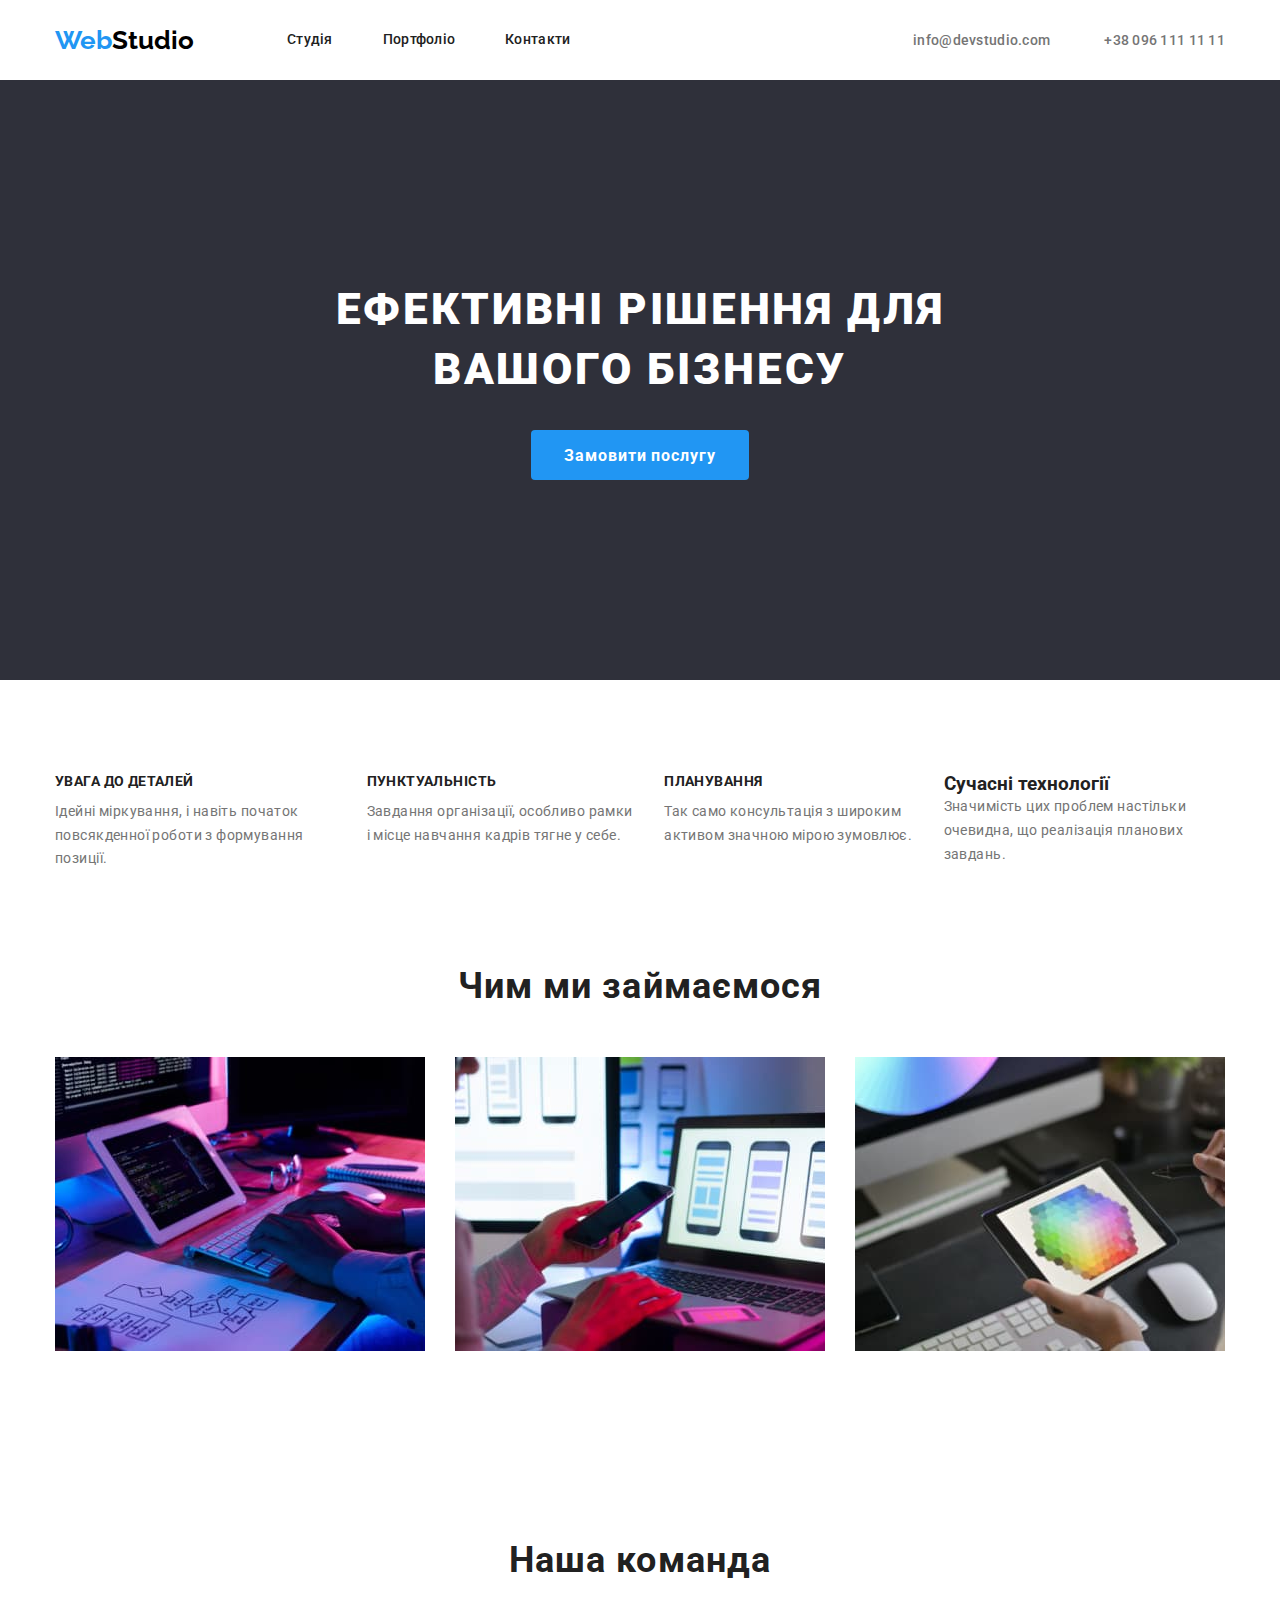
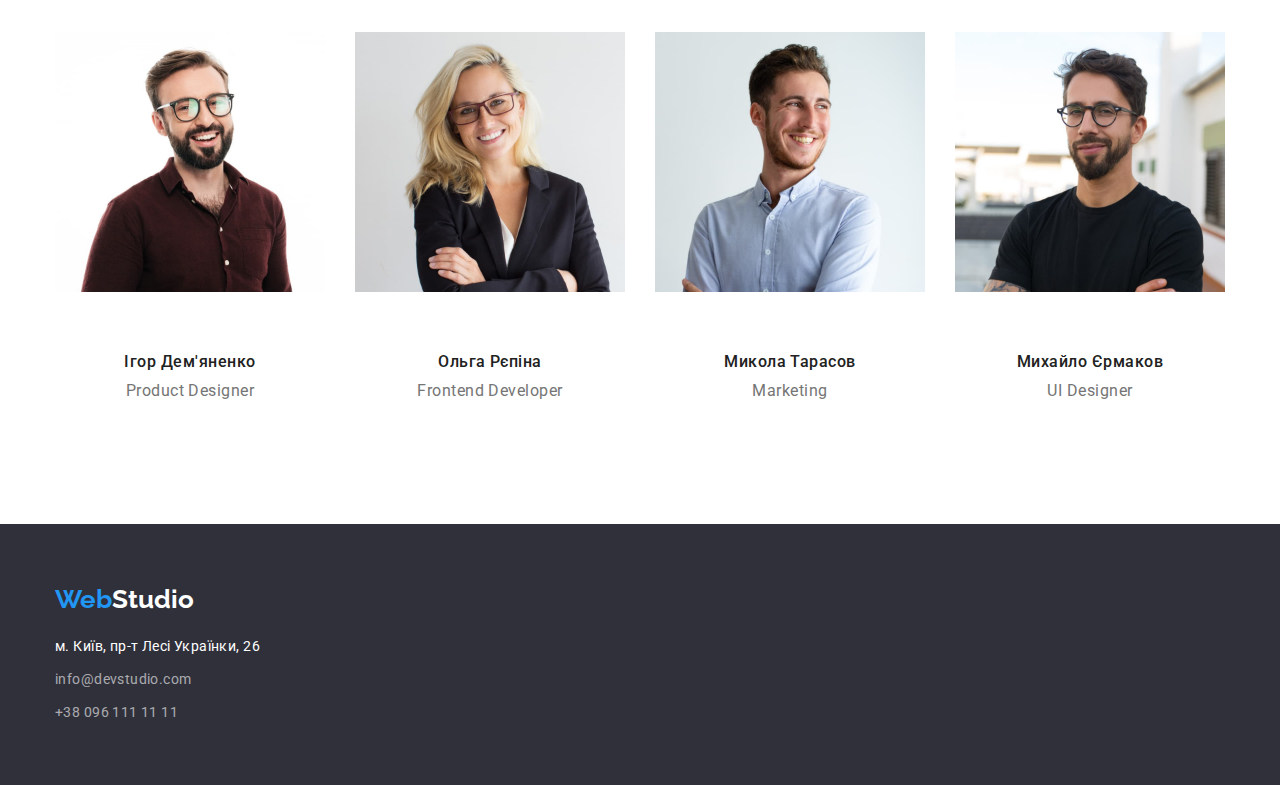
<file: index.html>
<!DOCTYPE html>
<html lang="en">
<head>
    <meta charset="UTF-8">
    <meta http-equiv="X-UA-Compatible" content="IE=edge">
    <meta name="viewport" content="width=device-width, initial-scale=1.0">
    <title>Document</title>
    <link href="https://fonts.googleapis.com/css2?family=Raleway:wght@700&family=Roboto:wght@400;500;700;900&display=swap" rel="stylesheet">
    <link
    rel="stylesheet"
    href="https://cdnjs.cloudflare.com/ajax/libs/modern-normalize/1.0.0/modern-normalize.min.css"
    />
    <link rel="stylesheet" href="./css/style.css">   
</head>
<body>
    <header class="header">
        <div class="container header-nav">
            <nav class="main-nav">
                <a class="logo" href="/">
                    Web<span>Studio</span>
                </a>
            
                <ul class="site-nav list">
                    <li class="item">
                        <a class="link" href="./index.html" class="link">Студія</a>
                    </li>
                    <li class="item">
                        <a class="link" href="./portfolio.html" class="link">Портфоліо</a>
                    </li>
                    <li class="item">
                        <a class="link" href="" class="link">Контакти</a>
                    </li>
                </ul>
            </nav>
            <div class="contact-nav">
                <a href="mailto:info@devstudio.com" class="contact">info@devstudio.com</a>
                <a href="tel:+380961111111" class="contact">+38 096 111 11 11</a>       
            </div>
       </div>
        </header>
    <main>
        <!-- Section hero -->
        <section class="hero section">
            <div class="container">
                <h1 class="hero-title">Ефективні рішення для <br /> вашого бізнесу </h1>
                <button type="button" class="hero-btn">Замовити послугу</button>
            </div>
        </section>

        <!-- Section features -->
        <section class="features section">
             <div class="container">
                <h2 class="features-title title">Особливості</h2>
                <ul class="features-list list">
                    <li class="item">
                        <h3 class="features-list-title">Увага до деталей</h3>
                        <p class="features-list-text">Ідейні міркування, і навіть початок повсякденної роботи з формування позиції.</p>
                    </li>
                    <li class="item">
                        <h3 class="features-list-title">Пунктуальність</h3>
                        <p class="features-list-text">Завдання організації, особливо рамки і місце навчання кадрів тягне у себе.</p>
                    <li class="item">
                        <h3 class="features-list-title">Планування</h3>
                        <p class="features-list-text">Так само консультація з широким активом значною мірою зумовлює.</p>
                    </li>
                    <li class="item">
                        <h3>Сучасні технології</h3>
                        <p class="features-list-text">Значимість цих проблем настільки очевидна, що реалізація планових завдань.</p>
                    </li>
                </ul>
            </div>
        </section>       
        <!-- Section working process -->
        <section class="process section">
            <div class="container">
                <h2 class="title">Чим ми займаємося</h2>
                <ul class="process-list list">
                    <li class="item"><img src="./images/working-process-1.jpg" alt="Изображение с рабочим процессом" width="370"></li>
                    <li class="item"><img src="./images/working-process-2.jpg" alt="Изображение с рабочим процессом" width="370"></li>
                    <li class="item"><img src="./images/working-process-3.jpg" alt="Изображение с рабочим процессом" width="370"></li>
                </ul>
            </div>
        </section>

        <!-- Section our team -->
        <section class="team section">
            <div class="container">
                <h2 class="title">Наша команда</h2>
                <ul class="team-member-list list">
                    <li class="item">
                        <img src="./images/team-member-1.jpg" alt="Фото члена команды" width="270">
                        <div class="team-members">
                            <h3 class="team-member-name">Ігор Дем'яненко</h3>
                            <span class="team-member-position">Product Designer</span>
                        </div>
                    </li>
                    <li class="item">
                        <img src="./images/team-member-2.jpg" alt="Фото члена команды" width="270">
                        <div class="team-members">
                            <h3 class="team-member-name">Ольга Рєпіна</h3>
                            <span class="team-member-position">Frontend Developer</span>
                        </div>
                    </li>
                    <li class="item">
                        <img src="./images/team-member-3.jpg" alt="Фото члена команды" width="270">
                        <div class="team-members">
                            <h3 class="team-member-name">Микола Тарасов</h3>
                            <span class="team-member-position">Marketing</span>
                        </div>
                    </li>
                    <li class="item">
                        <img src="./images/team-member-4.jpg" alt="Фото члена команды" width="270">
                        <div class="team-members">
                            <h3 class="team-member-name">Михайло Єрмаков</h3>
                            <span class="team-member-position">UI Designer</span>
                        </div>
                    </li>
                </ul>
            </div>  
        </section>      
    </main>
    <footer class="footer">
        <div class="container">
            <a href="/" class="logo">
                Web<span>Studio</span> 
             </a>
             <address class="adress">
                 <p >м. Київ, пр-т Лесі Українки, 26</p>
                 <a href="mailto:info@devstudio.com" class="footer-contact">info@devstudio.com</a>
                 <a href="tel:+380961111111" class="footer-contact">+38 096 111 11 11</a>
             </address>
        </div>    
    </footer>
</body>
</html>
</file>
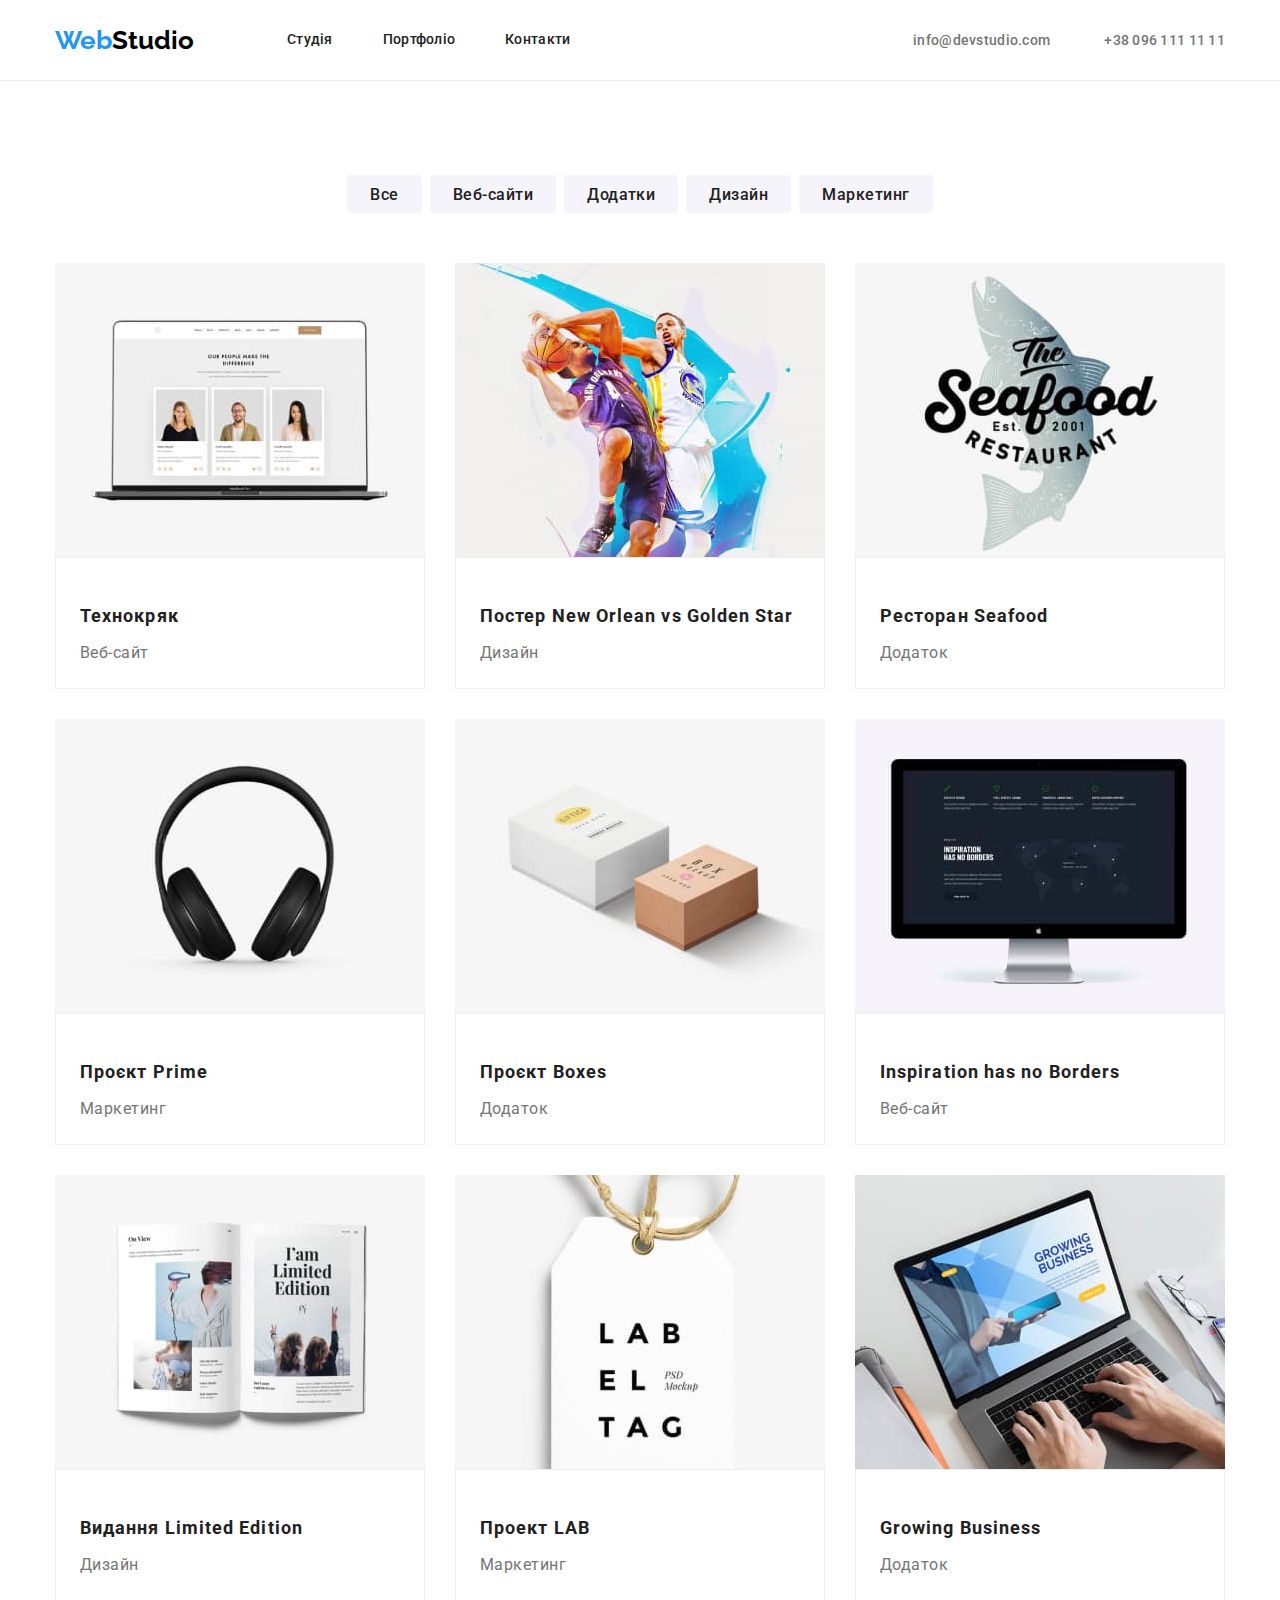
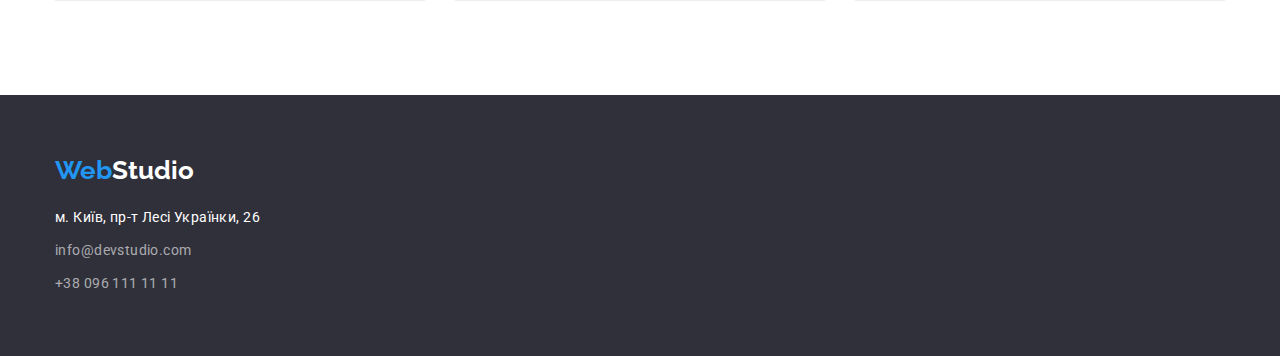
<file: portfolio.html>
<!DOCTYPE html>
<html lang="en">
<head>
    <meta charset="UTF-8">
    <meta http-equiv="X-UA-Compatible" content="IE=edge">
    <meta name="viewport" content="width=device-width, initial-scale=1.0">
    <title>Document</title>
    <link href="https://fonts.googleapis.com/css2?family=Raleway:wght@700&family=Roboto:wght@400;500;700;900&display=swap" rel="stylesheet">
    <link
    rel="stylesheet"
    href="https://cdnjs.cloudflare.com/ajax/libs/modern-normalize/1.0.0/modern-normalize.min.css"
    />
    <link rel="stylesheet" href="./css/style.css">
</head>
<body>
    <header class="header portfolio-header">
        <div class="container header-nav">
            <nav class="main-nav">
                <a class="logo" href="/">
                    Web<span>Studio</span>
                </a>
            
                <ul class="site-nav list">
                    <li class="item">
                        <a class="link" href="./index.html" class="link">Студія</a>
                    </li>
                    <li class="item">
                        <a class="link" href="./portfolio.html" class="link">Портфоліо</a>
                    </li>
                    <li class="item">
                        <a class="link" href="" class="link">Контакти</a>
                    </li>
                </ul>
            </nav>
            <div class="contact-nav">
                <a class="contact" href="mailto:info@devstudio.com">info@devstudio.com</a>
                <a class="contact" href="tel:+380961111111">+38 096 111 11 11</a>       
            </div>
       </div>
        </header>
    <main>
        <section class="portfolio section">
            <div class="container">
                <ul class="filters list">
                    <li class="item"><button type="button" class="btn">Все</button></li>
                    <li class="item"><button type="button" class="btn">Веб-сайти</button></li>
                    <li class="item"><button type="button" class="btn">Додатки</button></li>
                    <li class="item"><button type="button" class="btn">Дизайн</button></li>
                    <li class="item"><button type="button" class="btn">Маркетинг</button></li>
                </ul>
                <ul class="gallery list">
                    <li class="gallery-item">
                        <img src="./images/gallery-1.jpg" alt="Приклад проекту" width="370">
                        <div class="gallery-text">
                            <h2 class="gallery-item-title">Технокряк</h2>
                            <span class="gallery-item-project">Веб-сайт</span>
                        </div>
                    </li>
                    <li class="gallery-item">
                        <img src="./images/gallery-2.jpg" alt="Приклад проекту" width="370">
                        <div class="gallery-text">
                            <h2 class="gallery-item-title">Постер New Orlean vs Golden Star</h2>
                            <span class="gallery-item-project">Дизайн</span>
                        </div>
                    </li>
                    <li class="gallery-item">
                        <img src="./images/gallery-3.jpg" alt="Приклад проекту" width="370">
                        <div class="gallery-text">
                            <h2 class="gallery-item-title">Ресторан Seafood</h2>
                            <span class="gallery-item-project">Додаток</span>
                        </div>
                    </li>
                    <li class="gallery-item">
                        <img src="./images/gallery-4.jpg" alt="Приклад проекту" width="370">
                        <div class="gallery-text">
                            <h2 class="gallery-item-title">Проєкт Prime</h2>
                            <span class="gallery-item-project">Маркетинг</span>
                        </div>
                    </li>
                    <li class="gallery-item">
                        <img src="./images/gallery-5.jpg" alt="Приклад проекту" width="370">
                        <div class="gallery-text">
                            <h2 class="gallery-item-title">Проєкт Boxes</h2>
                            <span class="gallery-item-project">Додаток</span>
                        </div>
                    </li>
                    <li class="gallery-item">
                        <img src="./images/gallery-6.jpg" alt="Приклад проекту" width="370">
                        <div class="gallery-text">
                            <h2 class="gallery-item-title">Inspiration has no Borders</h2>
                            <span class="gallery-item-project">Веб-сайт</span>
                        </div>
                    </li>
                    <li class="gallery-item">
                        <img src="./images/gallery-7.jpg" alt="Приклад проекту" width="370">
                        <div class="gallery-text">
                            <h2 class="gallery-item-title">Видання Limited Edition</h2>
                            <span class="gallery-item-project">Дизайн</span>
                        </div>
                    </li>
                    <li class="gallery-item">
                        <img src="./images/gallery-8.jpg" alt="Приклад проекту" width="370">
                        <div class="gallery-text">
                            <h2 class="gallery-item-title">Проект LAB</h2>
                            <span class="gallery-item-project">Маркетинг</span>
                        </div>
                    </li>
                    <li class="gallery-item">
                        <img src="./images/gallery-9.jpg" alt="Приклад проекту" width="370">
                        <div class="gallery-text">
                            <h2 class="gallery-item-title">Growing Business</h2>
                            <span class="gallery-item-project">Додаток</span>
                        </div>
                    </li>
                </ul>
            </div>  
        </section>
    </main>

<!-- Footer section  -->

<footer class="footer">
    <div class="container">
        <a href="/" class="logo">
            Web<span>Studio</span> 
         </a>
         <address class="adress">
             <p >м. Київ, пр-т Лесі Українки, 26</p>
             <a href="mailto:info@devstudio.com" class="footer-contact">info@devstudio.com</a>
             <a href="tel:+380961111111" class="footer-contact">+38 096 111 11 11</a>
         </address>
    </div>    
</footer>
</body>
</html>
</file>
<file: css/style.css>
html {
    box-sizing: border-box;
}

*,
*::before,
*::after {
    box-sizing: inherit;
}

:root {
    --primary-text-color: #212121;
    --secondary-text-color: #757575;
    --accent--color: #2196F3;
}

h1, 
h2,
h3,
h5,
h5,
h6,
p {
    margin-top: 0;
    margin-bottom: 0;
}

body {
    font-family: 'Roboto', sans-serif;
    color: var(--primary-text-color);
}

img {
    display: block;
    max-width: 100%;
    height: auto;
  }
  
.container {
    width: 1200px;
    margin: 0 auto;
    padding-left: 15px;
    padding-right: 15px;
}

.title {
    font-weight: 700;
    font-size: 36px;
    line-height: 1.17;
    text-align: center;
    letter-spacing: 0.03em;
    margin-bottom: 50px;
}

.section {
    padding-top: 94px;
    padding-bottom: 94px;
}


/* Logo */

.logo {
    font-family: 'Raleway', sans-serif;
    font-weight: 700;
    font-size: 26px;
    line-height: 1.19;
    text-decoration: none;

    color: var(--accent--color);
}

.logo span {
    
    color:#000000;
}

/* Site nav */

.list {
    padding: 0;
    margin: 0;
    list-style: none;
}

.site-nav .link {
    font-weight: 500;
    font-size: 14px;
    line-height: 1.14;
    letter-spacing: 0.02em;
    text-decoration: none;
    color: #212121;
}

.site-nav .link:hover, 
.site-nav .link:active {
    color: var(--accent--color);
}

/* Contacts */
.contact {
    font-weight: 500;
    font-style: normal;
    font-size: 14px;
    line-height: 1.14;
    letter-spacing: 0.02em;
    text-decoration: none;

    color: var(--secondary-text-color);
}

.contact:hover,
.contact:active {
    color: var(--accent--color);
}

/* css for index.html */

.list .item:not(:last-child) {
    margin-right: 30px;
}

.header {
    display: flex;
    align-items: center;
    justify-content: space-between;
}

.header-nav {
    display: flex;
    align-items: center;
}

.contact-nav .contact:not(:first-child){
    margin-left: 50px;
}

.contact-nav {
    margin-left: auto;
}

.main-nav {
    display: flex;
    align-items: center;
}

.main-nav .logo {
    margin-right: 93px;
}

.site-nav {
    display: flex;
}
 
.site-nav .item:not(:last-child) {
    margin-right: 50px;
}


.site-nav .link {
    display: block;
    padding: 32px 0px;
}

/* Section hero */

.hero {
    background-color: #2F303A;
    padding-top: 200px;
    padding-bottom: 200px;
    text-align: center;

}


.hero-title {
    margin: 0 auto;
    margin-bottom: 30px;
    font-weight: 900;
    font-size: 44px;
    line-height: 1.36;
    text-align: center;
    letter-spacing: 0.06em;
    text-transform: uppercase;

    color: #FFFFFF;
}

.hero-btn {
    display: inline-block;
    min-width: 216px;
    height: 50px;
    padding: 10px 32px;
    border: 1px solid transparent;
    border-radius: 4px;

    font-weight: 700;
    font-size: 16px;
    line-height: 1.88;
    align-items: center;
    text-align: center;
    letter-spacing: 0.06em;

    color: #FFFFFF;
    background-color: var(--accent--color);

    cursor: pointer;
}

/* Features section */

.features-title {
    display: none;
}

.features-list {
    display: flex;
}

.features-list-title {
    font-weight: 700;
    font-size: 14px;
    line-height: 1.14;
    letter-spacing: 0.03em;
    text-transform: uppercase;
    margin-bottom: 10px;
}

.features-list-text {
    font-size: 14px;
    line-height: 1.71;
    letter-spacing: 0.03em;

    color: var(--secondary-text-color);
}

/* Section working process */

.process {
    padding-top: 0;
}

.process-list {
    display: flex;
} 

/* Team section */

.team-member-list {
    display: flex;
}

.team-members{
    padding-top: 30px;
    padding-bottom: 30px;
    text-align: center;
}

.team-member-name {
    margin-top: 30px;
    margin-bottom: 10px;
    
    font-weight: 500;
    font-size: 16px;
    line-height: 1.19;
    letter-spacing: 0.03em;
}

.team-member-position {
    font-size: 16px;
    line-height: 1.19;
    letter-spacing: 0.03em;

    color: var(--secondary-text-color);
}

/* Footer section */

footer {
    background-color: #2F303A;
    padding-top: 60px;
    padding-bottom: 60px;
}

.adress p {
    margin-top: 20px;

    font-size: 14px;
    font-style: normal;
    line-height: 1.71;
    letter-spacing: 0.03em;

    color: #FFFFFF;
}

.adress .footer-contact  {
    margin-top: 9px;
}

.footer-contact {
    display: block;
    font-size: 14px;
    font-style: normal;
    line-height: 1.71;
    letter-spacing: 0.03em;
    text-decoration: none;

    color: rgba(255, 255, 255, 0.6);
}

.footer .logo span {
    color: #FFFFFF;
}

/* CSS for portfolio.html */

.portfolio-header {
    border-bottom: 1px solid #ECECEC;
}

.btn {
    display: inline-block;
    height: 38px;
    padding: 6px 22px;
    border: 1px solid transparent;
    border-radius: 4px;

    font-family: inherit;
    font-weight: 500;
    font-size: 16px;
    line-height: 1.62;
    text-align: center;
    letter-spacing: 0.03em;

    color: inherit;
    background: #F5F4FA;
    border-radius: 4px;
    cursor: pointer;
}

.btn:hover,
.btn:active {
    color: #FFFFFF;
    background: var(--accent--color);
}

.filters {
    display: flex;
    justify-content: center;

    margin-bottom: 50px;
}

.filters .item:not(:last-child) {
    margin-right: 8px;
}

.gallery {
    display: flex;
    flex-wrap: wrap;
}

.gallery-text {
    padding: 20px 24px;
    text-align: left;
    border: 1px solid #EEEEEE;
}

.gallery-item {
    width: 370px;
    margin-bottom: 30px;
}

.gallery-item:nth-last-child(-n + 3) {
    margin-bottom: 0;
}

.gallery .gallery-item:not(:nth-of-type(3n+3)) {
    margin-right: 30px;
}

.gallery-item-title {
    margin-top: 20px;
    margin-bottom: 4px;

    font-weight: 700;
    font-size: 18px;
    line-height: 2;
    letter-spacing: 0.06em;
}

.gallery-item-project {
    font-size: 16px;
    line-height: 1.88;
    letter-spacing: 0.03em;

    color: var(--secondary-text-color);
}
</file>
